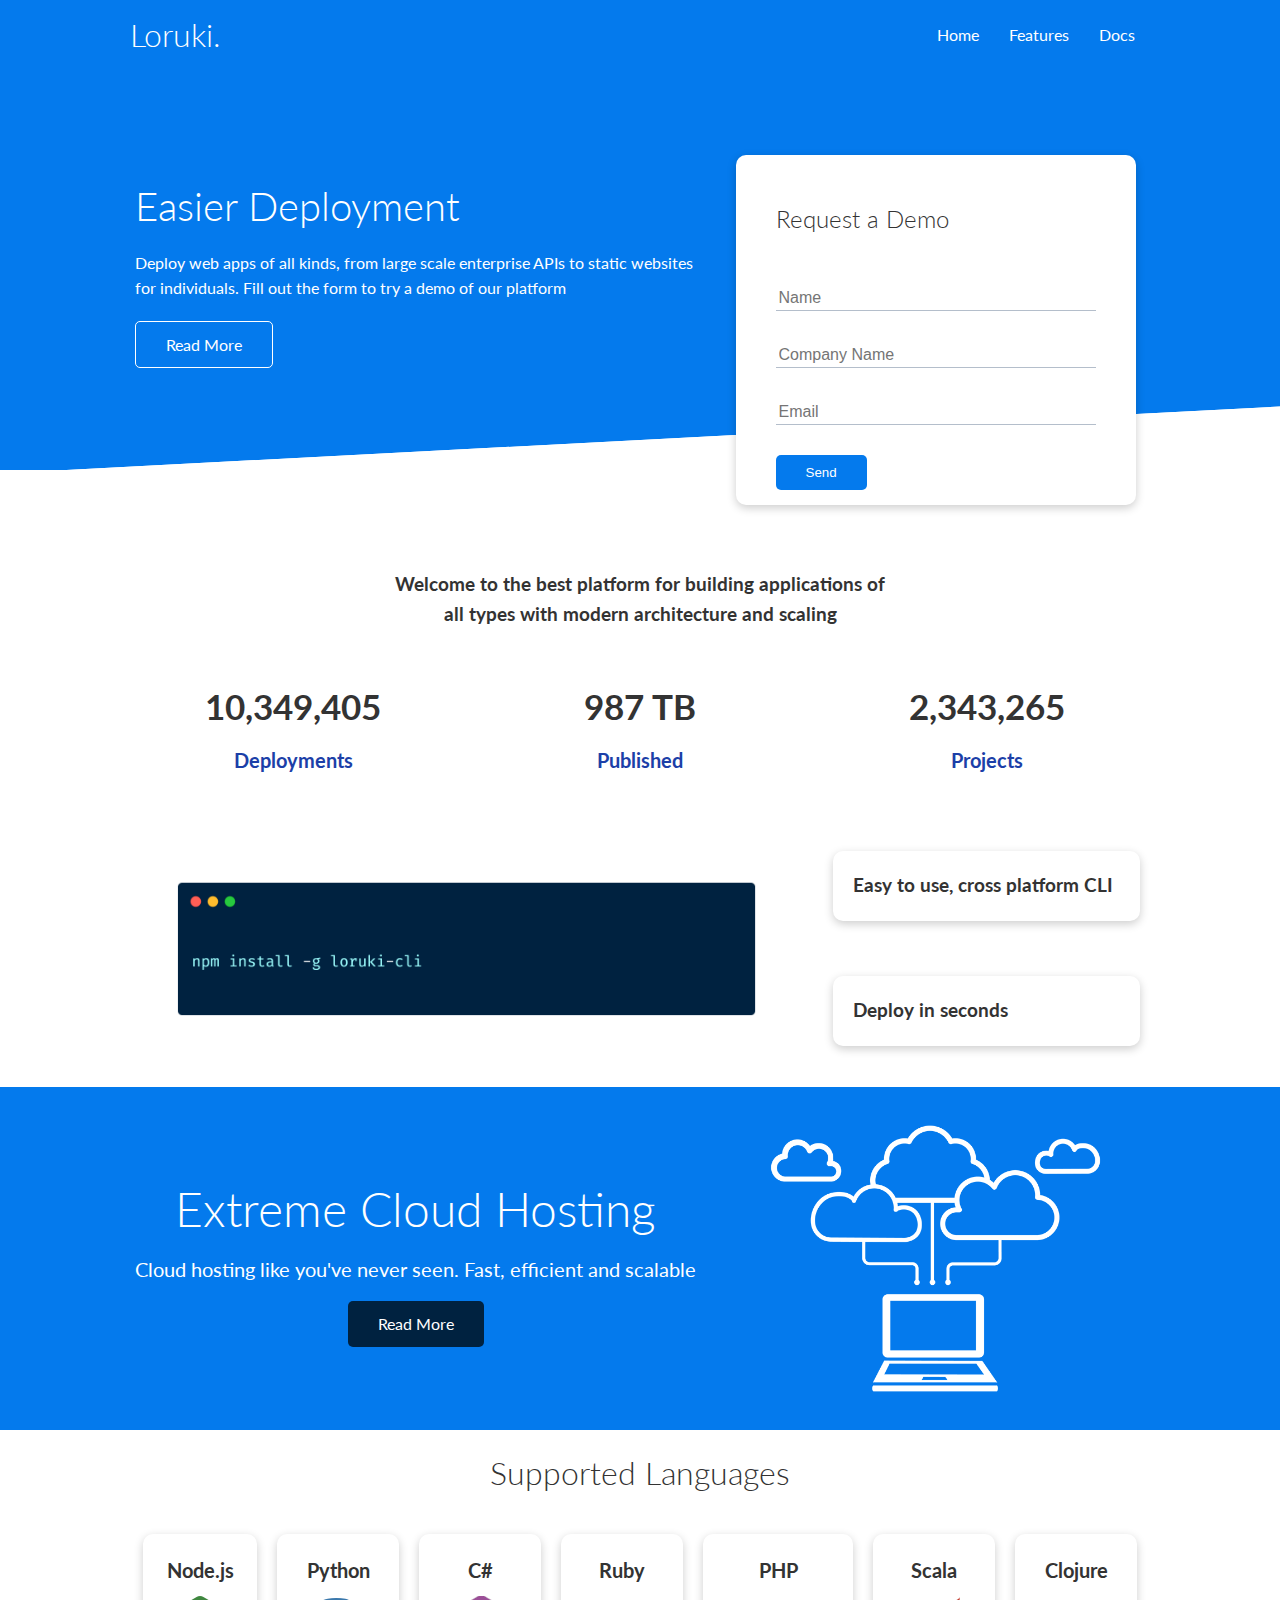
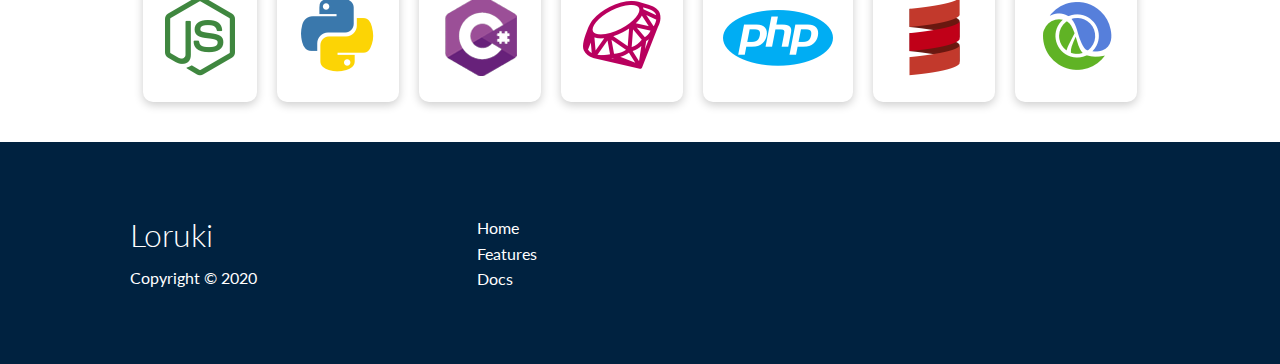
<file: lorukı-websit/index.html>
<!DOCTYPE html>
<html lang="en">
<head>
    <meta charset="UTF-8">
    <meta name="viewport" content="width=device-width, initial-scale=1.0">
    <link rel="stylesheet" href="https://cdnjs.cloudflare.com/ajax/libs/font-awesome/5.15.1/css/all.min.css" integrity="sha512-+4zCK9k+qNFUR5X+cKL9EIR+ZOhtIloNl9GIKS57V1MyNsYpYcUrUeQc9vNfzsWfV28IaLL3i96P9sdNyeRssA==" crossorigin="anonymous" />
    <link rel="stylesheet" href="css/utilities.css">
    <link rel="stylesheet" href="css/style.css">
    <title>Loruki | Cloud Hosting For Everyone</title>
</head>
<body>
    <!-- Navbar -->
    <div class="navbar">
        <div class="container flex">
            <h1 class="logo">Loruki.</h1>
            <nav>
                <ul>
                    <li><a href="index.html">Home</a></li>
                    <li><a href="features.html">Features</a></li>
                    <li><a href="docs.html">Docs</a></li>
                </ul>
            </nav>
        </div>
    </div>
    
    <!-- Showcase -->
    <section class="showcase">
        <div class="container grid">
            <div class="showcase-text">
                <h1>Easier Deployment</h1>
                <p>Deploy web apps of all kinds, from large scale enterprise APIs to static websites for individuals. Fill out the form to try a demo of our platform</p>
                <a href="features.html" class="btn btn-outline">Read More</a>
            </div>

            <div class="showcase-form card">
                <h2>Request a Demo</h2>
                   <form name="contact" netlify-honeypot="bot-field" method="POST" data-netlify="true">
                    <input type="hidden" name="form-name" value="contact">
                    <p class="hidden">
                        <label>Don’t fill this out if you're human: <input name="bot-field" /></label>
                      </p>
                    <div class="form-control">
                        <input type="text" name="name" placeholder="Name" required>
                    </div>
                    <div class="form-control">
                        <input type="text" name="company" placeholder="Company Name" required>
                    </div>
                    <div class="form-control">
                        <input type="email" name="email" placeholder="Email" required>
                    </div>
                    <input type="submit" value="Send" class="btn btn-primary">
                </form> 
                 
            </div>
        </div>
    </section>

    <!-- Stats -->
    <section class="stats">
        <div class="container">
            <h3 class="stats-heading text-center my-1">
                Welcome to the best platform for building applications of all types with modern architecture and scaling
            </h3>

            <div class="grid grid-3 text-center my-4">
                <div>
                    <i class="fas fa-server fa-3x"></i>
                    <h3>10,349,405</h3>
                    <p class="text-secondary">Deployments</p>
                </div>
                <div>
                    <i class="fas fa-upload fa-3x"></i>
                    <h3>987 TB</h3>
                    <p class="text-secondary">Published</p>
                </div>
                <div>
                    <i class="fas fa-project-diagram fa-3x"></i>
                    <h3>2,343,265</h3>
                    <p class="text-secondary">Projects</p>
                </div>
            </div>
        </div>
    </section>

    <!-- Cli -->
    <section class="cli">
        <div class="container grid">
            <img src="images/cli.png" alt="">
            <div class="card">
                <h3>Easy to use, cross platform CLI</h3>
            </div>
            <div class="card">
                <h3>Deploy in seconds</h3>
            </div>
        </div>
    </section>

    <!-- Cloud -->
    <section class="cloud bg-primary my-2 py-2">
        <div class="container grid">
            <div class="text-center">
                <h2 class="lg">Extreme Cloud Hosting</h2>
                <p class="lead my-1">Cloud hosting like you've never seen. Fast, efficient and scalable</p>
                <a href="features.html" class="btn btn-dark">Read More</a>
            </div>
            <img src="images/cloud.png" alt="">
        </div>
    </section>

    <!-- Languages -->
    <section class="languages">
        <h2 class="md text-center my-2">
            Supported Languages
        </h2>
        <div class="container flex">
            <div class="card">
                <h4>Node.js</h4>
                <img src="images/logos/node.png" alt="">
            </div>
            <div class="card">
                <h4>Python</h4>
                <img src="images/logos/python.png" alt="">
              </div>
              <div class="card">
                <h4>C#</h4>
                <img src="images/logos/csharp.png" alt="">
              </div>
              <div class="card">
                <h4>Ruby</h4>
                <img src="images/logos/ruby.png" alt="">
              </div>
              <div class="card">
                <h4>PHP</h4>
                <img src="images/logos/php.png" alt="">
              </div>
              <div class="card">
                <h4>Scala</h4>
                <img src="images/logos/scala.png" alt="">
              </div>
              <div class="card">
                <h4>Clojure</h4>
                <img src="images/logos/clojure.png" alt="">
              </div>
        </div>
    </section>

    <!-- Footer -->
    <footer class="footer bg-dark py-5">
        <div class="container grid grid-3">
            <div>
                <h1>Loruki
                </h1>
                <p>Copyright &copy; 2020</p>
            </div>
            <nav>
                <ul>
                    <li><a href="index.html">Home</a></li>
                    <li><a href="features.html">Features</a></li>
                    <li><a href="docs.html">Docs</a></li>
                </ul>
            </nav>
            <div class="social">
                <a href="#"><i class="fab fa-github fa-2x"></i></a>
                <a href="#"><i class="fab fa-facebook fa-2x"></i></a>
                <a href="#"><i class="fab fa-instagram fa-2x"></i></a>
                <a href="#"><i class="fab fa-twitter fa-2x"></i></a>
            </div>
        </div>
    </footer>
</body>
</html>
</file>
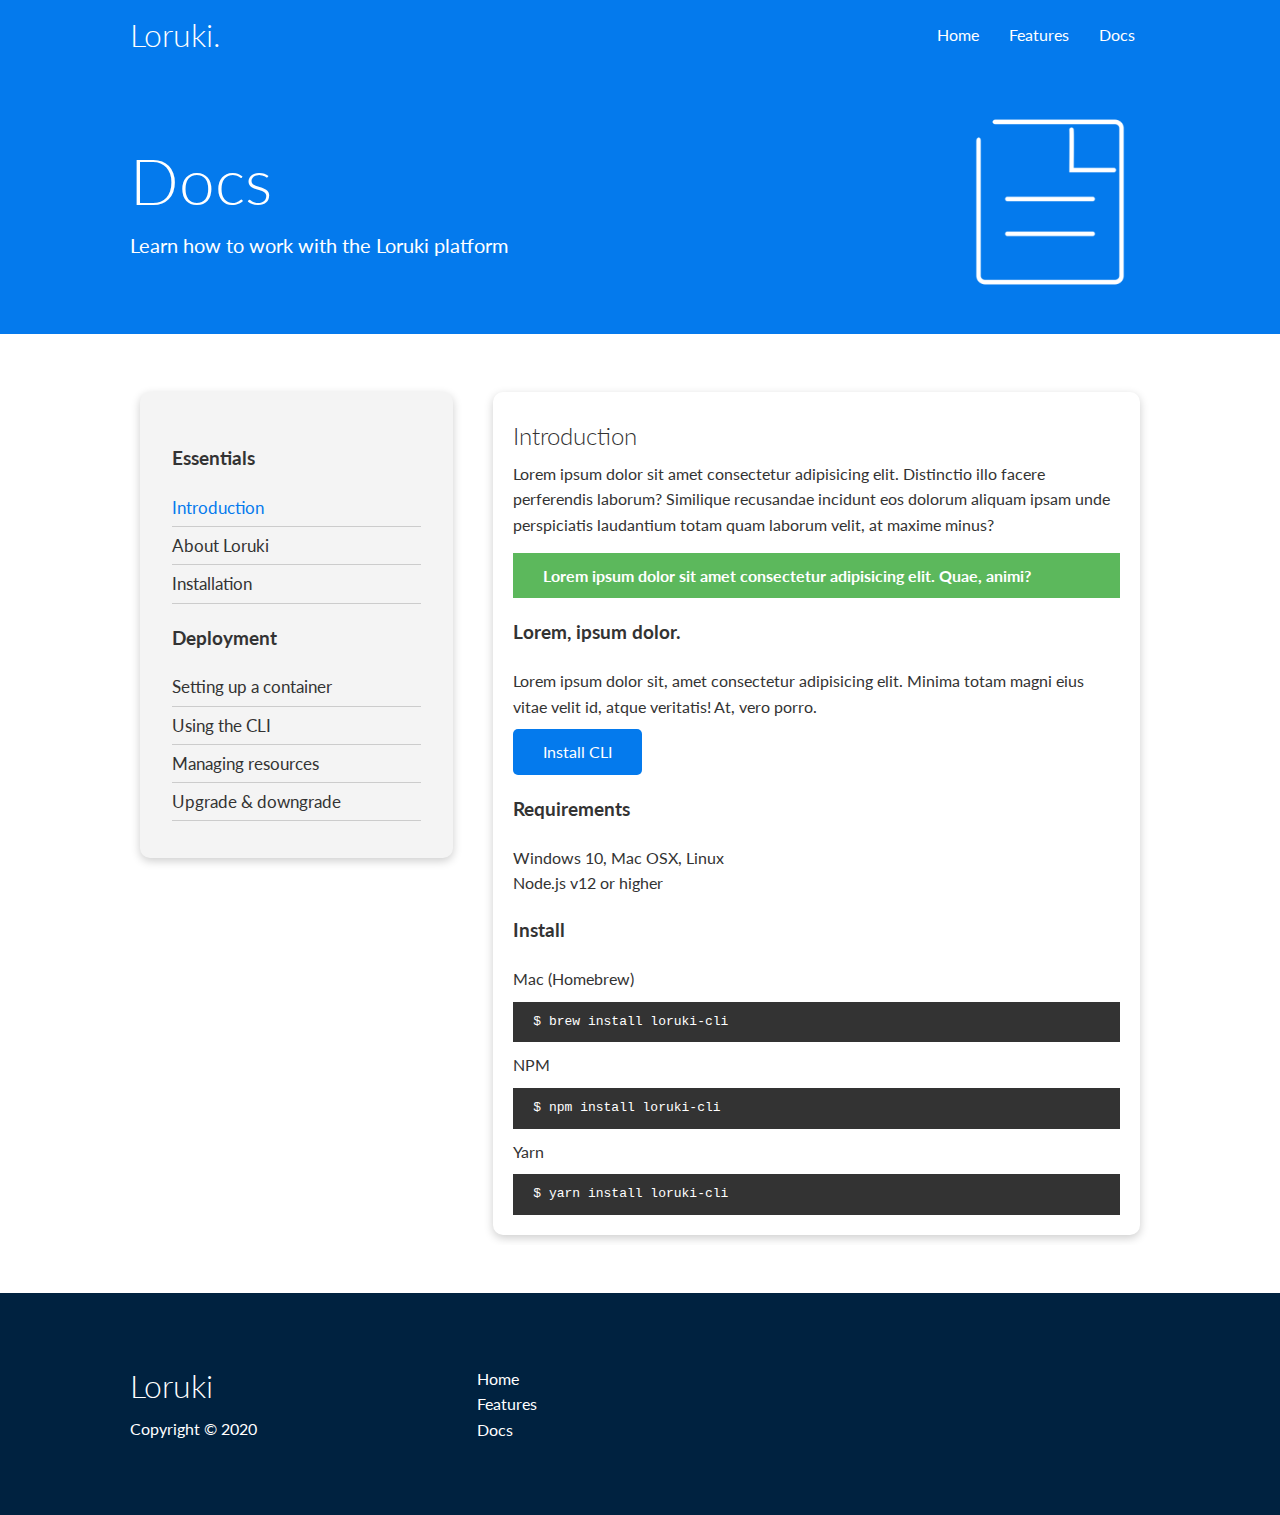
<file: lorukı-websit/docs.html>
<!DOCTYPE html>
<html lang="en">
<head>
    <meta charset="UTF-8">
    <meta name="viewport" content="width=device-width, initial-scale=1.0">
    <link rel="stylesheet" href="https://cdnjs.cloudflare.com/ajax/libs/font-awesome/5.15.1/css/all.min.css" integrity="sha512-+4zCK9k+qNFUR5X+cKL9EIR+ZOhtIloNl9GIKS57V1MyNsYpYcUrUeQc9vNfzsWfV28IaLL3i96P9sdNyeRssA==" crossorigin="anonymous" />
    <link rel="stylesheet" href="css/utilities.css">
    <link rel="stylesheet" href="css/style.css">
    <title>Loruki | Cloud Hosting For Everyone</title>
</head>
<body>
    <!-- Navbar -->
    <div class="navbar">
        <div class="container flex">
            <h1 class="logo">Loruki.</h1>
            <nav>
                <ul>
                    <li><a href="index.html">Home</a></li>
                    <li><a href="features.html">Features</a></li>
                    <li><a href="docs.html">Docs</a></li>
                </ul>
            </nav>
        </div>
    </div>

    <!-- Head -->
    <section class="docs-head bg-primary py-3">
        <div class="container grid">
            <div>
                <h1 class="xl">Docs</h1>
                <p class="lead">
                    Learn how to work with the Loruki platform
                </p>
            </div>
            <img src="images/docs.png" alt="">
        </div>
    </section>

    <!-- Docs main -->
    <section class="docs-main my-4">
        <div class="container grid">
            <div class="card bg-light p-3">
                <h3 class="my-2">Essentials</h3>
                <nav>
                    <ul>
                        <li><a class="text-primary" href="#">Introduction</a></li>
                        <li><a href="#">About Loruki</a></li>
                        <li><a href="#">Installation</a></li>
                    </ul>
                </nav>

                <h3 class="my-2">Deployment</h3>
                <nav>
                    <ul>
                        <li><a href="#">Setting up a container</a></li>
							<li><a href="#">Using the CLI</a></li>
							<li><a href="#">Managing resources</a></li>
							<li><a href="#">Upgrade & downgrade</a></li>
                    </ul>
                </nav>
            </div>
            <div class="card">
                <h2>Introduction</h2>
                <p>Lorem ipsum dolor sit amet consectetur adipisicing elit. Distinctio illo facere perferendis laborum? Similique recusandae incidunt eos dolorum aliquam ipsam unde perspiciatis laudantium totam quam laborum velit, at maxime minus?</p>

                <div class="alert alert-success">
                    <i class="fas fa-info"></i> Lorem ipsum dolor sit amet consectetur adipisicing elit. Quae, animi?
                </div>

                <h3>Lorem, ipsum dolor.</h3>
                <p>Lorem ipsum dolor sit, amet consectetur adipisicing elit. Minima totam magni eius vitae velit id, atque veritatis! At, vero porro.</p>
                <a href="#" class="btn btn-primary">Install CLI</a>

                <h3>Requirements</h3>
                <ul>
                    <li>Windows 10, Mac OSX, Linux</li>
                    <li>Node.js v12 or higher</li>
                </ul>

                <h3>Install</h3>
                <p>Mac (Homebrew)</p>
                <pre><code>$ brew install loruki-cli</code></pre>
                <p>NPM</p>
                <pre><code>$ npm install loruki-cli</code></pre>
                <p>Yarn</p>
                <pre><code>$ yarn install loruki-cli</code></pre>

            </div>
        </div>
    </section>
    
    <!-- Footer -->
    <footer class="footer bg-dark py-5">
        <div class="container grid grid-3">
            <div>
                <h1>Loruki
                </h1>
                <p>Copyright &copy; 2020</p>
            </div>
            <nav>
                <ul>
                    <li><a href="index.html">Home</a></li>
                    <li><a href="features.html">Features</a></li>
                    <li><a href="docs.html">Docs</a></li>
                </ul>
            </nav>
            <div class="social">
                <a href="#"><i class="fab fa-github fa-2x"></i></a>
                <a href="#"><i class="fab fa-facebook fa-2x"></i></a>
                <a href="#"><i class="fab fa-instagram fa-2x"></i></a>
                <a href="#"><i class="fab fa-twitter fa-2x"></i></a>
            </div>
        </div>
    </footer>
</body>
</html>
</file>
<file: lorukı-websit/css/utilities.css>
.container {
  max-width: 1100px;
  margin: 0 auto;
  overflow: auto;
  padding: 0 40px;
}

.card {
  background-color: #fff;
  color: #333;
  border-radius: 10px;
  box-shadow: 0 3px 10px rgba(0, 0, 0, 0.2);
  padding: 20px;
  margin: 10px;
}

.btn {
  display: inline-block;
  padding: 10px 30px;
  cursor: pointer;
  background: var(--primary-color);
  color: #fff;
  border: none;
  border-radius: 5px;
}

.btn-outline {
  background-color: transparent;
  border: 1px #fff solid;
}

.btn:hover {
  transform: scale(0.98);
}

/* Backgrounds & colored buttons */
.bg-primary,
.btn-primary {
  background-color: var(--primary-color);
  color: #fff;
}

.bg-secondary,
.btn-secondary {
  background-color: var(--secondary-color);
  color: #fff;
}

.bg-dark,
.btn-dark {
  background-color: var(--dark-color);
  color: #fff;
}

.bg-light,
.btn-light {
  background-color: var(--light-color);
  color: #333;
}

.bg-primary a,
.btn-primary a,
.bg-secondary a,
.btn-secondary a,
.bg-dark a,
.btn-dark a {
  color: #fff;
}

/* Text colors */
.text-primary {
  color: var(--primary-color);
}

.text-secondary {
  color: var(--secondary-color);
}

.text-dark {
  color: var(--dark-color);
}

.text-light {
  color: var(--light-color);
}

/* Text sizes */
.lead {
  font-size: 20px;
}

.sm {
  font-size: 1rem;
}

.md {
  font-size: 2rem;
}

.lg {
  font-size: 3rem;
}

.xl {
  font-size: 4rem;
}

.text-center {
  text-align: center;
}

/* Alert */
.alert {
  background-color: var(--light-color);
  padding: 10px 20px;
  font-weight: bold;
  margin: 15px 0;
}

.alert i {
  margin-right: 10px;
}

.alert-success {
  background-color: var(--success-color);
  color: #fff;
}

.alert-error {
  background-color: var(--error-color);
  color: #fff;
}

.flex {
  display: flex;
  justify-content: center;
  align-items: center;
  height: 100%;
}

.grid {
  display: grid;
  grid-template-columns: repeat(2, 1fr);
  gap: 20px;
  justify-content: center;
  align-items: center;
  height: 100%;
}

.grid-3 {
  grid-template-columns: repeat(3, 1fr);
}

/* Margin */
.my-1 {
  margin: 1rem 0;
}

.my-2 {
  margin: 1.5rem 0;
}

.my-3 {
  margin: 2rem 0;
}

.my-4 {
  margin: 3rem 0;
}

.my-5 {
  margin: 4rem 0;
}

.m-1 {
  margin: 1rem;
}

.m-2 {
  margin: 1.5rem;
}

.m-3 {
  margin: 2rem;
}

.m-4 {
  margin: 3rem;
}

.m-5 {
  margin: 4rem;
}

/*Padding*/
.py-1 {
  padding: 1rem 0;
}

.py-2 {
  padding: 1.5rem 0;
}

.py-3 {
  padding: 2rem 0;
}

.py-4 {
  padding: 3rem 0;
}

.py-5 {
  padding: 4rem 0;
}

.p-1 {
  padding: 1rem;
}

.p-2 {
  padding: 1.5rem;
}

.p-3 {
  padding: 2rem;
}

.p-4 {
  padding: 3rem;
}

.p-5 {
  padding: 4rem;
}
</file>
<file: lorukı-websit/css/style.css>
@import url('https://fonts.googleapis.com/css2?family=Lato:wght@300&display=swap');

:root {
  --primary-color: #047aed;
  --secondary-color: #1c3fa8;
  --dark-color: #002240;
  --light-color: #f4f4f4;
  --success-color: #5cb85c;
  --error-color: #d9534f;
}

* {
  box-sizing: border-box;
  padding: 0;
  margin: 0;
}

body {
  font-family: 'Lato', sans-serif;
  color: #333;
  line-height: 1.6;
}

ul {
  list-style-type: none;
}

a {
  text-decoration: none;
  color: #333;
}

h1,
h2 {
  font-weight: 300;
  line-height: 1.2;
  margin: 10px 0;
}

p {
  margin: 10px 0;
}

img {
  width: 100%;
}

code,
pre {
  background: #333;
  color: #fff;
  padding: 10px;
}

.hidden {
  visibility: hidden;
  height: 0;
}

/* Navbar */
.navbar {
  background-color: var(--primary-color);
  color: #fff;
  height: 70px;
}

.navbar ul {
  display: flex;
}

.navbar a {
  color: #fff;
  padding: 10px;
  margin: 0 5px;
}

.navbar a:hover {
  border-bottom: 2px #fff solid;
}

.navbar .flex {
  justify-content: space-between;
}

/* Showcase */
.showcase {
  height: 400px;
  background-color: var(--primary-color);
  color: #fff;
  position: relative;
}

.showcase h1 {
  font-size: 40px;
}

.showcase p {
  margin: 20px 0;
}

.showcase .grid {
  overflow: visible;
  grid-template-columns: 55% auto;
  gap: 30px;
}

.showcase-text {
  animation: slideInFromLeft 1s ease-in;
}

.showcase-form {
  position: relative;
  top: 60px;
  height: 350px;
  width: 400px;
  padding: 40px;
  z-index: 100;
  justify-self: flex-end;
  animation: slideInFromRight 1s ease-in;
}

.showcase-form .form-control {
  margin: 30px 0;
}

.showcase-form input[type='text'],
.showcase-form input[type='email'] {
  border: 0;
  border-bottom: 1px solid #b4becb;
  width: 100%;
  padding: 3px;
  font-size: 16px;
}

.showcase-form input:focus {
  outline: none;
}

.showcase::before,
.showcase::after {
  content: '';
  position: absolute;
  height: 100px;
  bottom: -70px;
  right: 0;
  left: 0;
  background: #fff;
  transform: skewY(-3deg);
  -webkit-transform: skewY(-3deg);
  -moz-transform: skewY(-3deg);
  -ms-transform: skewY(-3deg);
}

/* Stats */
.stats {
  padding-top: 100px;
  animation: slideInFromBottom 1s ease-in;
}

.stats-heading {
  max-width: 500px;
  margin: auto;
}

.stats .grid h3 {
  font-size: 35px;
}

.stats .grid p {
  font-size: 20px;
  font-weight: bold;
}

/* Cli */
.cli .grid {
  grid-template-columns: repeat(3, 1fr);
  grid-template-rows: repeat(2, 1fr);
}

.cli .grid > *:first-child {
  grid-column: 1 / span 2;
  grid-row: 1 / span 2;
}

/* Cloud */
.cloud .grid {
  grid-template-columns: 4fr 3fr;
}

/* Languages */

.languages .flex {
  flex-wrap: wrap;
}

.languages .card {
  text-align: center;
  margin: 18px 10px 40px;
  transition: transform 0.2s ease-in;
}

.languages .card h4 {
  font-size: 20px;
  margin-bottom: 10px;
}

.languages .card:hover {
  transform: translateY(-15px);
}

/* Features */
.features-head img,
.docs-head img {
  width: 200px;
  justify-self: flex-end;
}

.features-sub-head img {
  width: 300px;
  justify-self: flex-end;
}

.features-main .card > i {
  margin-right: 20px;
}

.features-main .grid {
  padding: 30px;
}

.features-main .grid > *:first-child {
  grid-column: 1 / span 3;
}

.features-main .grid > *:nth-child(2) {
  grid-column: 1 / span 2;
}

/* Docs */
.docs-main h3 {
  margin: 20px 0;
}

.docs-main .grid {
  grid-template-columns: 1fr 2fr;
  align-items: flex-start;
}

.docs-main nav li {
  font-size: 17px;
  padding-bottom: 5px;
  margin-bottom: 5px;
  border-bottom: 1px #ccc solid;
}

.docs-main a:hover {
  font-weight: bold;
}

/* Footer */
.footer .social a {
  margin: 0 10px;
}

.fa-github:hover {
  color: #000000;
}

.fa-facebook:hover {
  color: #1773EA;
}

.fa-instagram:hover {
  color: #B32E87;
}

.fa-twitter:hover {
  color: #1C9CEA;
}

/* Animations */
@keyframes slideInFromLeft {
  0% {
    transform: translateX(-100%);
  }

  100% {
    transform: translateX(0);
  }
}

@keyframes slideInFromRight {
  0% {
    transform: translateX(100%);
  }

  100% {
    transform: translateX(0);
  }
}

@keyframes slideInFromTop {
  0% {
    transform: translateY(-100%);
  }

  100% {
    transform: translateX(0);
  }
}

@keyframes slideInFromBottom {
  0% {
    transform: translateY(100%);
  }

  100% {
    transform: translateX(0);
  }
}

/* Tablets and under */
@media (max-width: 768px) {
  .grid,
  .showcase .grid,
  .stats .grid,
  .cli .grid,
  .cloud .grid,
  .features-main .grid,
  .docs-main .grid {
    grid-template-columns: 1fr;
    grid-template-rows: 1fr;
  }

  .showcase {
    height: auto;
  }

  .showcase-text {
    text-align: center;
    margin-top: 40px;
    animation: slideInFromTop 1s ease-in;
  }

  .showcase-form {
    justify-self: center;
    margin: auto;
    animation: slideInFromBottom 1s ease-in;
  }

  .cli .grid > *:first-child {
    grid-column: 1;
    grid-row: 1;
  }

  .features-head,
  .features-sub-head,
  .docs-head {
    text-align: center;
  }

  .features-head img,
  .features-sub-head img,
  .docs-head img {
    justify-self: center;
  }

  .features-main .grid > *:first-child,
  .features-main .grid > *:nth-child(2) {
    grid-column: 1;
  }
}

/* Mobile */
@media (max-width: 500px) {
  .navbar {
    height: 110px;
  }

  .navbar .flex {
    flex-direction: column;
  }

  .navbar ul {
    padding: 10px;
    background-color: rgba(0, 0, 0, 0.1);
  }
  
  .showcase-form {
    width: 300px;
  }
}
</file>
